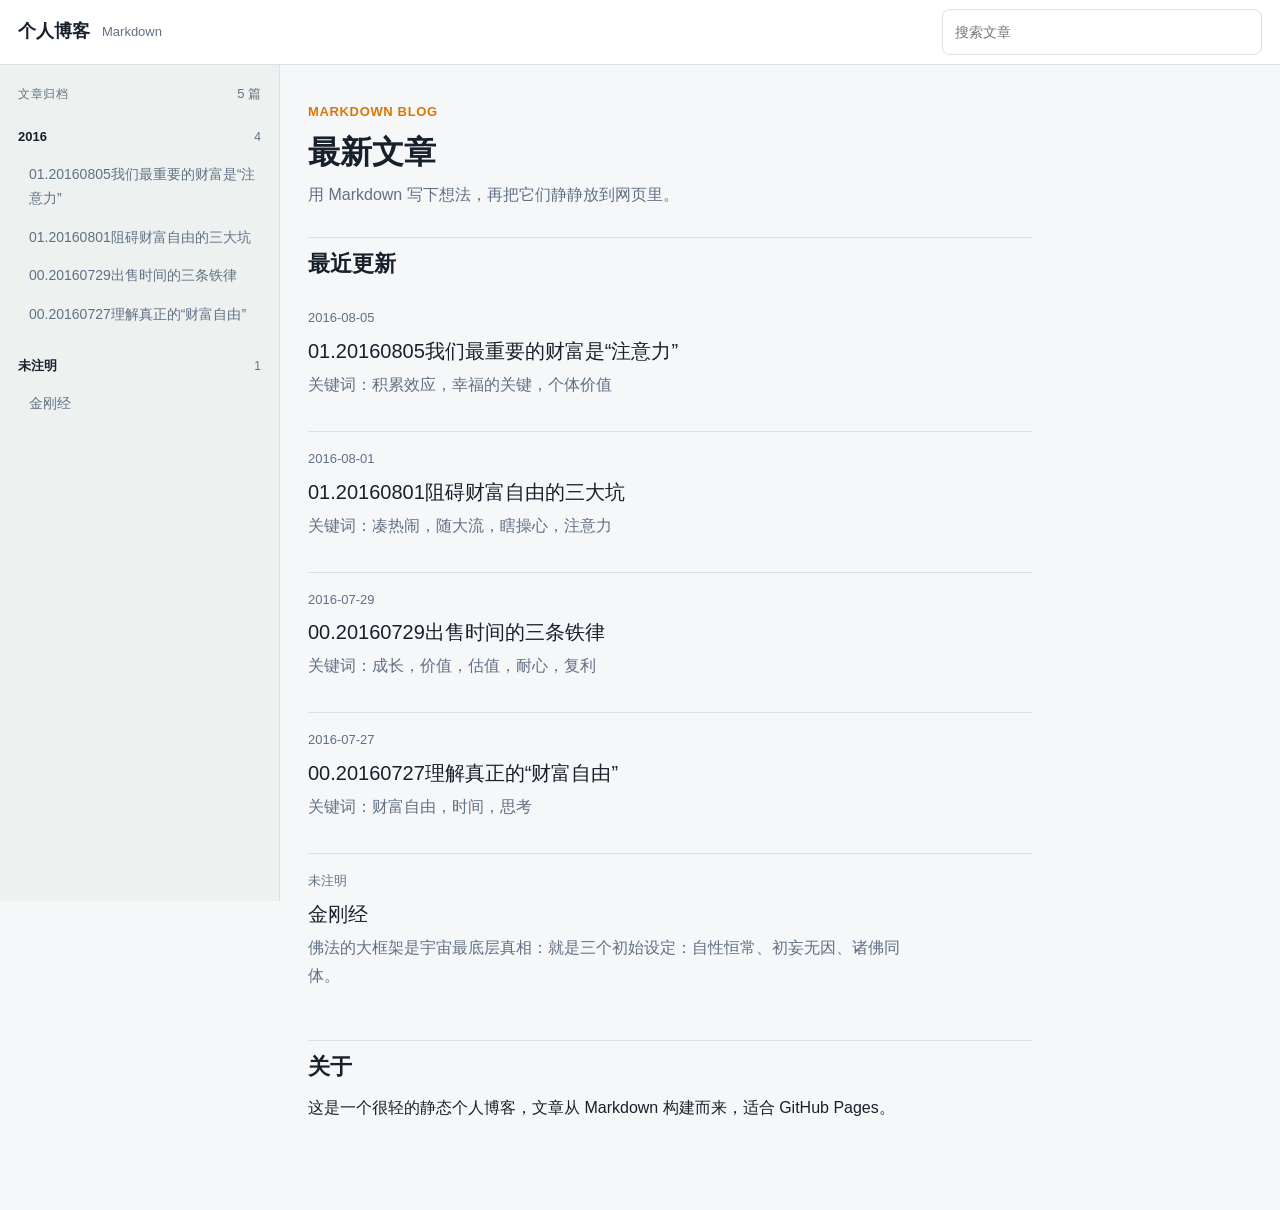
<file: index.html>
<!DOCTYPE html>
<html lang="zh-CN">
<head>
  <meta charset="UTF-8">
  <meta name="viewport" content="width=device-width, initial-scale=1.0, viewport-fit=cover">
  <title>个人博客</title>
  <link rel="stylesheet" href="./style.css">
</head>
<body data-page="home">
  <header class="topbar">
    <div class="topbar-inner">
      <a class="brand" href="./index.html">个人博客</a>
      <span class="brand-subtitle">Markdown</span>
      <div class="search-wrap">
        <input id="searchInput" class="search-input" type="search" placeholder="搜索文章">
      </div>
    </div>
  </header>

  <div class="layout">
    <aside class="sidebar" id="sidebar">
      <div class="sidebar-head">
        <div class="sidebar-title">文章归档</div>
        <div class="sidebar-subtitle" id="articleCount">0 篇</div>
      </div>
      <div id="sidebarContent"></div>
    </aside>

    <main class="content">
      <div class="content-shell">
        <section class="page-intro">
          <p class="eyebrow">Markdown blog</p>
          <h1>最新文章</h1>
          <p class="lede">用 Markdown 写下想法，再把它们静静放到网页里。</p>
        </section>

        <section class="section" id="latest">
          <h2>最近更新</h2>
          <div id="recentPosts" class="feed"></div>
        </section>

        <section class="section" id="about">
          <h2>关于</h2>
          <p>这是一个很轻的静态个人博客，文章从 Markdown 构建而来，适合 GitHub Pages。</p>
        </section>
      </div>
    </main>

    <aside class="toc" id="toc">
      <div class="toc-title">本页目录</div>
      <nav id="pageToc"></nav>
    </aside>
  </div>

  <script defer src="./site.js"></script>
</body>
</html>
</file>
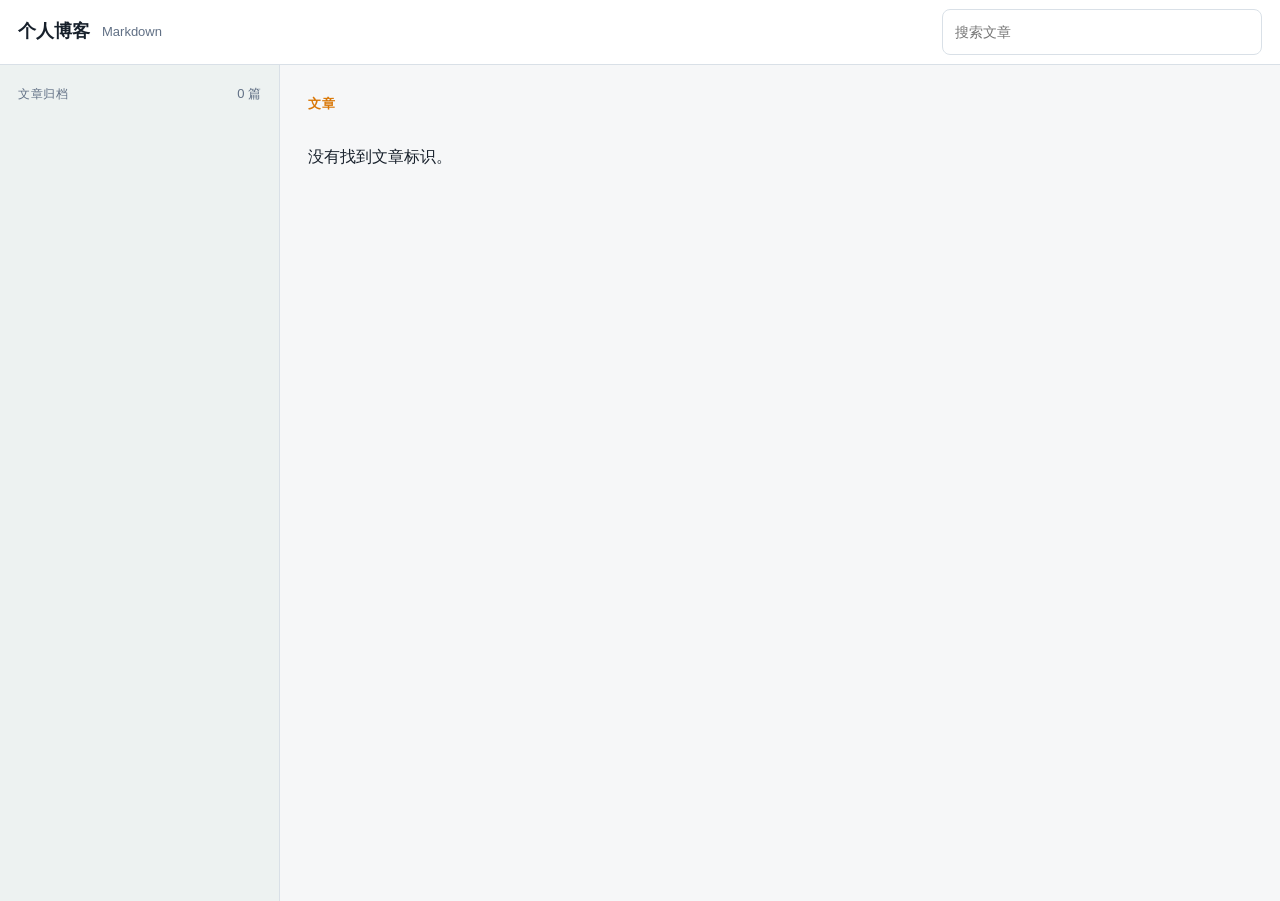
<file: article.html>
<!DOCTYPE html>
<html lang="zh-CN">
<head>
  <meta charset="UTF-8">
  <meta name="viewport" content="width=device-width, initial-scale=1.0, viewport-fit=cover">
  <title>个人博客</title>
  <link rel="stylesheet" href="./style.css">
</head>
<body data-page="article">
  <header class="topbar">
    <div class="topbar-inner">
      <a class="brand" href="./index.html">个人博客</a>
      <span class="brand-subtitle">Markdown</span>
      <div class="search-wrap">
        <input id="searchInput" class="search-input" type="search" placeholder="搜索文章">
      </div>
    </div>
  </header>

  <div class="layout">
    <aside class="sidebar" id="sidebar">
      <div class="sidebar-head">
        <div class="sidebar-title">文章归档</div>
        <div class="sidebar-subtitle" id="articleCount">0 篇</div>
      </div>
      <div id="sidebarContent"></div>
    </aside>

    <main class="content">
      <div class="content-shell">
        <article class="article-shell">
          <p class="eyebrow">文章</p>
          <h1 id="articleTitle" class="article-title"></h1>
          <div class="article-meta" id="articleMeta"></div>
          <p class="article-summary" id="articleSummary" hidden></p>
          <div id="articleBody" class="article-body"></div>
        </article>
      </div>
    </main>

    <aside class="toc" id="toc">
      <div class="toc-title">本页目录</div>
      <nav id="pageToc"></nav>
    </aside>
  </div>

  <script defer src="./site.js"></script>
</body>
</html>
</file>
<file: style.css>
:root {
  --bg: #f6f7f8;
  --surface: #ffffff;
  --surface-soft: #edf2f1;
  --border: #d9e0e7;
  --text: #17202b;
  --muted: #617085;
  --accent: #1f5eff;
  --accent-soft: #eef4ff;
  --accent-warm: #d97706;
  --code-bg: #0f172a;
  --code-text: #e2e8f0;
  --topbar-h: 64px;
  --sidebar-w: 280px;
  --toc-w: 220px;
}

*, *::before, *::after {
  box-sizing: border-box;
}

html {
  scroll-behavior: smooth;
}

body {
  margin: 0;
  font-family: -apple-system, BlinkMacSystemFont, "Segoe UI", "Noto Sans SC", "PingFang SC", "Microsoft YaHei", sans-serif;
  color: var(--text);
  background: var(--bg);
  line-height: 1.75;
  font-size: 16px;
}

a {
  color: var(--accent);
  text-decoration: none;
}

a:hover {
  text-decoration: underline;
}

img {
  max-width: 100%;
  height: auto;
  display: block;
}

button,
input {
  font: inherit;
}

.topbar {
  position: sticky;
  top: 0;
  z-index: 50;
  min-height: var(--topbar-h);
  background: rgba(255, 255, 255, 0.94);
  backdrop-filter: blur(10px);
  border-bottom: 1px solid var(--border);
}

.topbar-inner {
  max-width: 1600px;
  margin: 0 auto;
  min-height: var(--topbar-h);
  padding: 0 18px;
  display: flex;
  align-items: center;
  gap: 12px;
}

.brand {
  font-size: 18px;
  font-weight: 700;
  color: var(--text);
  white-space: nowrap;
}

.brand:hover {
  text-decoration: none;
}

.brand-subtitle {
  color: var(--muted);
  font-size: 13px;
  white-space: nowrap;
}

.search-wrap {
  margin-left: auto;
  width: min(320px, 42vw);
}

.search-input {
  width: 100%;
  border: 1px solid var(--border);
  background: var(--surface);
  color: var(--text);
  border-radius: 8px;
  padding: 10px 12px;
  font-size: 14px;
  outline: none;
}

.search-input:focus {
  border-color: var(--accent);
  box-shadow: 0 0 0 3px rgba(31, 94, 255, 0.12);
}

.layout {
  max-width: 1600px;
  margin: 0 auto;
  display: grid;
  grid-template-columns: var(--sidebar-w) minmax(0, 1fr) var(--toc-w);
  min-height: calc(100vh - var(--topbar-h));
}

.sidebar {
  position: sticky;
  top: var(--topbar-h);
  height: calc(100vh - var(--topbar-h));
  overflow: auto;
  background: var(--surface-soft);
  border-right: 1px solid var(--border);
  padding: 18px 0 24px;
}

.sidebar-head {
  padding: 0 18px 12px;
  display: flex;
  align-items: baseline;
  justify-content: space-between;
  gap: 12px;
}

.sidebar-title {
  font-size: 12px;
  text-transform: uppercase;
  letter-spacing: 0.06em;
  color: var(--muted);
}

.sidebar-subtitle {
  font-size: 13px;
  color: var(--muted);
}

.sidebar-section {
  margin-bottom: 14px;
}

.sidebar-section-title {
  display: flex;
  align-items: baseline;
  justify-content: space-between;
  gap: 12px;
  padding: 8px 18px 6px;
  color: var(--text);
}

.sidebar-section-title strong {
  font-size: 13px;
}

.sidebar-section-title span {
  color: var(--muted);
  font-size: 12px;
}

.sidebar-list {
  list-style: none;
  margin: 0;
  padding: 0;
}

.sidebar-list li {
  margin: 0;
}

.sidebar-list a {
  display: block;
  padding: 7px 18px 7px 26px;
  color: var(--muted);
  border-left: 3px solid transparent;
  text-decoration: none;
  font-size: 14px;
  word-break: break-word;
}

.sidebar-list a:hover,
.sidebar-list a.active {
  color: var(--text);
  background: var(--accent-soft);
  border-left-color: var(--accent);
  text-decoration: none;
}

.empty-state {
  color: var(--muted);
  font-size: 14px;
  padding: 6px 18px;
}

.content {
  padding: 28px 28px 72px;
  min-width: 0;
}

.content-shell {
  max-width: 900px;
}

.page-intro {
  margin: 8px 0 28px;
}

.eyebrow {
  margin: 0 0 10px;
  color: var(--accent-warm);
  font-size: 13px;
  font-weight: 700;
  letter-spacing: 0.05em;
  text-transform: uppercase;
}

.page-intro h1 {
  margin: 0 0 10px;
  font-size: 32px;
  line-height: 1.15;
}

.lede {
  margin: 0;
  max-width: 62ch;
  color: var(--muted);
}

.section {
  padding-top: 12px;
  margin-top: 18px;
  border-top: 1px solid var(--border);
}

.section h2 {
  margin: 0 0 14px;
  font-size: 22px;
  line-height: 1.25;
}

.section p {
  margin: 0 0 16px;
  max-width: 70ch;
}

.feed {
  margin: 0;
}

.feed-item {
  padding: 16px 0;
  border-bottom: 1px solid var(--border);
}

.feed-item:last-child {
  border-bottom: 0;
}

.feed-title {
  margin: 0 0 6px;
  font-size: 20px;
  line-height: 1.35;
}

.feed-title a {
  color: var(--text);
}

.feed-title a:hover {
  color: var(--accent);
  text-decoration: none;
}

.feed-meta {
  display: flex;
  flex-wrap: wrap;
  gap: 10px;
  color: var(--muted);
  font-size: 13px;
  margin-bottom: 8px;
}

.feed-summary {
  margin: 0;
  color: var(--muted);
  max-width: 72ch;
  display: -webkit-box;
  -webkit-line-clamp: 2;
  -webkit-box-orient: vertical;
  overflow: hidden;
}

.article-shell {
  max-width: 840px;
}

.article-title {
  margin: 0 0 10px;
  font-size: 34px;
  line-height: 1.15;
}

.article-meta {
  display: flex;
  flex-wrap: wrap;
  gap: 10px;
  color: var(--muted);
  font-size: 13px;
  margin-bottom: 16px;
}

.article-summary {
  margin: 0 0 24px;
  color: var(--text);
  max-width: 72ch;
}

.article-body {
  font-size: 16px;
  line-height: 1.85;
}

.article-body > :first-child {
  margin-top: 0;
}

.article-body h2,
.article-body h3,
.article-body h4,
.article-body h5,
.article-body h6 {
  scroll-margin-top: calc(var(--topbar-h) + 16px);
  line-height: 1.25;
  margin: 28px 0 12px;
}

.article-body h2 {
  font-size: 24px;
  border-bottom: 1px solid var(--border);
  padding-bottom: 8px;
}

.article-body h3 {
  font-size: 18px;
}

.article-body p {
  margin: 0 0 16px;
}

.article-body ul,
.article-body ol {
  margin: 0 0 16px 1.4rem;
  padding: 0;
}

.article-body li + li {
  margin-top: 6px;
}

.article-body blockquote {
  margin: 0 0 16px;
  padding: 12px 16px;
  border-left: 4px solid var(--accent);
  background: #f7fafb;
  color: #314152;
}

.article-body pre {
  margin: 0 0 16px;
  padding: 16px 18px;
  overflow: auto;
  border-radius: 8px;
  background: var(--code-bg);
  color: var(--code-text);
}

.article-body code {
  font-family: ui-monospace, SFMono-Regular, Consolas, "Liberation Mono", Menlo, monospace;
  font-size: 0.95em;
  background: #eef2f7;
  padding: 0.15em 0.35em;
  border-radius: 4px;
}

.article-body pre code {
  background: transparent;
  color: inherit;
  padding: 0;
}

.article-body hr {
  border: 0;
  border-top: 1px solid var(--border);
  margin: 24px 0;
}

.article-body table {
  width: 100%;
  border-collapse: collapse;
  margin: 0 0 16px;
  font-size: 15px;
}

.article-body th,
.article-body td {
  text-align: left;
  padding: 10px 12px;
  border-bottom: 1px solid var(--border);
  vertical-align: top;
}

.article-body img {
  margin: 8px 0 16px;
  border-radius: 8px;
}

.toc {
  position: sticky;
  top: var(--topbar-h);
  height: calc(100vh - var(--topbar-h));
  overflow: auto;
  background: #fbfcfd;
  border-left: 1px solid var(--border);
  padding: 20px 16px 24px;
}

.toc-title {
  margin: 0 0 12px;
  font-size: 12px;
  color: var(--muted);
  text-transform: uppercase;
  letter-spacing: 0.06em;
}

.toc-list {
  list-style: none;
  margin: 0;
  padding: 0;
}

.toc-list li {
  margin: 0;
}

.toc-list a {
  display: block;
  padding: 4px 0;
  color: var(--muted);
  font-size: 13px;
  text-decoration: none;
}

.toc-list a:hover,
.toc-list a.active {
  color: var(--accent);
  text-decoration: none;
}

.toc-level-3 {
  padding-left: 12px;
}

body[data-page="home"] .article-shell {
  max-width: 900px;
}

@media (max-width: 1180px) {
  .layout {
    grid-template-columns: var(--sidebar-w) minmax(0, 1fr);
  }

  .toc {
    display: none;
  }
}

@media (max-width: 860px) {
  .layout {
    grid-template-columns: 1fr;
  }

  .sidebar {
    position: static;
    height: auto;
    border-right: 0;
    border-bottom: 1px solid var(--border);
  }

  .content {
    padding: 22px 18px 60px;
  }

  .toc {
    display: none;
  }

  .brand-subtitle {
    display: none;
  }

  .search-wrap {
    width: min(260px, 50vw);
  }

  .page-intro h1,
  .article-title {
    font-size: 28px;
  }
}
</file>
